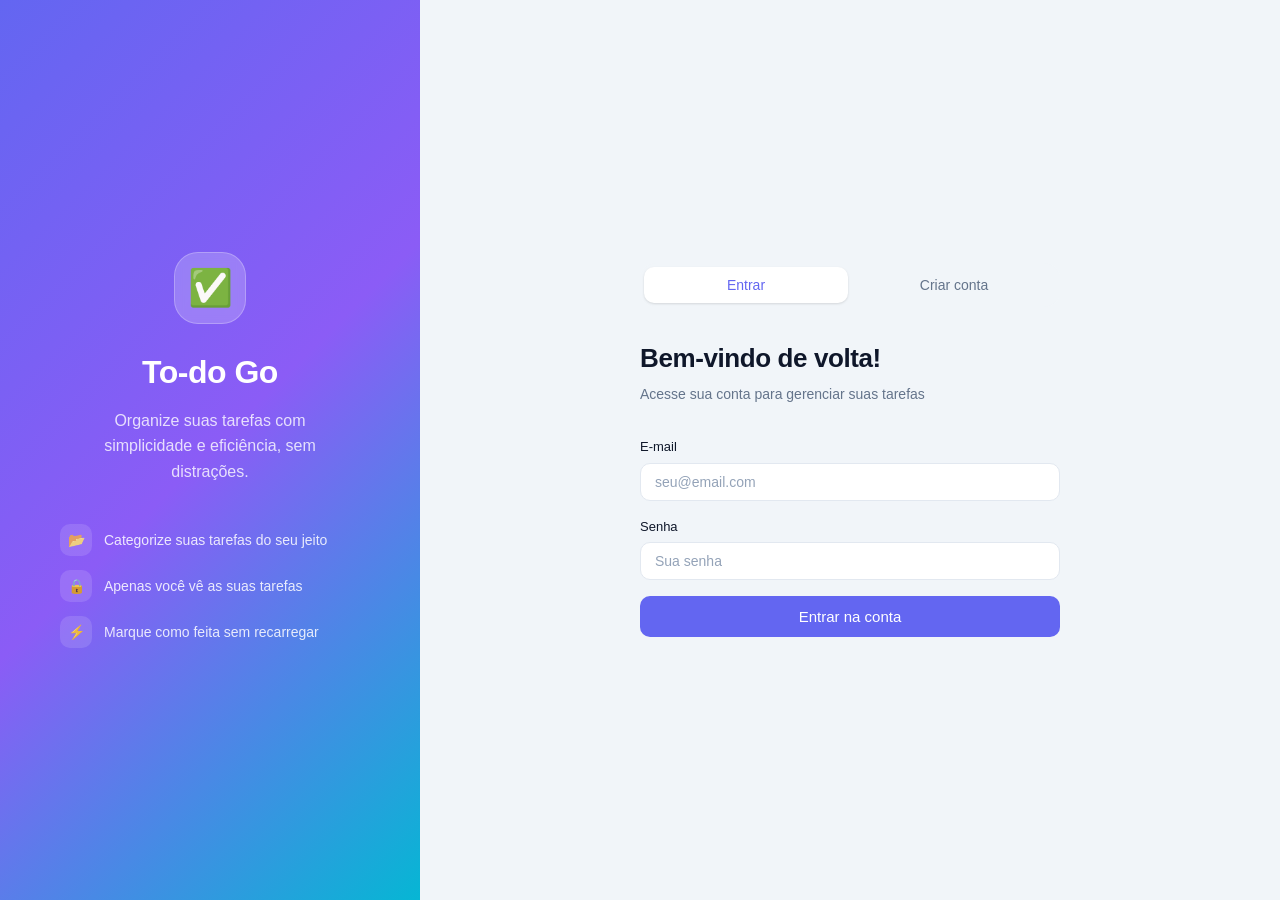
<file: templates/index.html>
<!DOCTYPE html>
<html lang="pt-BR">
<head>
  <meta charset="UTF-8">
  <meta name="viewport" content="width=device-width, initial-scale=1.0">
  <title>To-do Go — Login</title>
  <link rel="stylesheet" href="/static/css/style.css">
  <style>
    .auth-page { background: var(--bg); }
  </style>
</head>
<body>
  <div class="auth-page">

    <!-- Brand panel -->
    <div class="auth-brand">
      <div class="auth-brand-logo">✅</div>
      <h1>To-do Go</h1>
      <p>Organize suas tarefas com simplicidade e eficiência, sem distrações.</p>
      <div class="auth-features">
        <div class="auth-feature">
          <div class="auth-feature-icon">📂</div>
          <span>Categorize suas tarefas do seu jeito</span>
        </div>
        <div class="auth-feature">
          <div class="auth-feature-icon">🔒</div>
          <span>Apenas você vê as suas tarefas</span>
        </div>
        <div class="auth-feature">
          <div class="auth-feature-icon">⚡</div>
          <span>Marque como feita sem recarregar</span>
        </div>
      </div>
    </div>

    <!-- Form panel -->
    <div class="auth-panel">
      <div class="auth-card">

        <div class="auth-tabs">
          <button class="auth-tab active" id="tab-login" onclick="switchTab('login')">Entrar</button>
          <button class="auth-tab" id="tab-register" onclick="switchTab('register')">Criar conta</button>
        </div>

        <!-- Login form -->
        <div id="form-login">
          <h2>Bem-vindo de volta!</h2>
          <p class="subtitle">Acesse sua conta para gerenciar suas tarefas</p>

          <form onsubmit="handleLogin(event)">
            <div class="form-group">
              <label for="login-email">E-mail</label>
              <input id="login-email" type="email" placeholder="seu@email.com" required autocomplete="email">
            </div>
            <div class="form-group">
              <label for="login-password">Senha</label>
              <input id="login-password" type="password" placeholder="Sua senha" required autocomplete="current-password">
            </div>
            <div class="form-error" id="login-error"></div>
            <button type="submit" class="btn btn-primary btn-full" id="login-btn">
              Entrar na conta
            </button>
          </form>
        </div>

        <!-- Register form -->
        <div id="form-register" style="display:none">
          <h2>Crie sua conta</h2>
          <p class="subtitle">Comece a organizar suas tarefas agora mesmo</p>

          <form onsubmit="handleRegister(event)">
            <div class="form-group">
              <label for="reg-name">Nome</label>
              <input id="reg-name" type="text" placeholder="Seu nome" required minlength="2">
            </div>
            <div class="form-group">
              <label for="reg-email">E-mail</label>
              <input id="reg-email" type="email" placeholder="seu@email.com" required autocomplete="email">
            </div>
            <div class="form-group">
              <label for="reg-password">Senha</label>
              <input id="reg-password" type="password" placeholder="Mínimo 6 caracteres" required minlength="6" autocomplete="new-password">
            </div>
            <div class="form-error" id="register-error"></div>
            <button type="submit" class="btn btn-primary btn-full" id="register-btn">
              Criar conta
            </button>
          </form>
        </div>

      </div>
    </div>
  </div>

  <script src="/static/js/auth.js"></script>
</body>
</html>
</file>
<file: static/css/style.css>
/* ============================================================
   RESET & CUSTOM PROPERTIES
   ============================================================ */
*, *::before, *::after { box-sizing: border-box; margin: 0; padding: 0; }

:root {
  --primary:       #6366f1;
  --primary-dark:  #4f46e5;
  --primary-light: #eef2ff;
  --secondary:     #8b5cf6;
  --bg:            #f1f5f9;
  --surface:       #ffffff;
  --text:          #0f172a;
  --text-muted:    #64748b;
  --text-light:    #94a3b8;
  --border:        #e2e8f0;
  --success:       #10b981;
  --success-bg:    #ecfdf5;
  --danger:        #ef4444;
  --danger-bg:     #fef2f2;
  --warning:       #f59e0b;
  --r-sm:  6px;
  --r:     10px;
  --r-lg:  16px;
  --r-xl:  24px;
  --sh:    0 1px 3px rgba(0,0,0,.08), 0 1px 2px rgba(0,0,0,.05);
  --sh-md: 0 4px 12px rgba(0,0,0,.08), 0 2px 4px rgba(0,0,0,.05);
  --sh-lg: 0 10px 24px rgba(0,0,0,.10), 0 4px 6px rgba(0,0,0,.05);
  --t:     .18s ease;
}

body {
  font-family: -apple-system, BlinkMacSystemFont, 'Segoe UI', Roboto, Oxygen, Ubuntu, sans-serif;
  background: var(--bg);
  color: var(--text);
  line-height: 1.5;
  min-height: 100vh;
}

a { color: inherit; text-decoration: none; }
button { cursor: pointer; font-family: inherit; }

/* ============================================================
   AUTH PAGE
   ============================================================ */
.auth-page {
  min-height: 100vh;
  display: flex;
}

.auth-brand {
  flex: 0 0 420px;
  background: linear-gradient(135deg, #6366f1 0%, #8b5cf6 50%, #06b6d4 100%);
  display: flex;
  flex-direction: column;
  align-items: center;
  justify-content: center;
  padding: 48px;
  color: white;
}

.auth-brand-logo {
  width: 72px;
  height: 72px;
  background: rgba(255,255,255,.2);
  border-radius: var(--r-xl);
  display: flex;
  align-items: center;
  justify-content: center;
  font-size: 36px;
  margin-bottom: 24px;
  backdrop-filter: blur(4px);
  border: 1px solid rgba(255,255,255,.25);
}

.auth-brand h1 {
  font-size: 32px;
  font-weight: 700;
  margin-bottom: 12px;
  letter-spacing: -0.5px;
}

.auth-brand p {
  font-size: 16px;
  opacity: .8;
  text-align: center;
  max-width: 280px;
  line-height: 1.6;
}

.auth-features {
  margin-top: 40px;
  display: flex;
  flex-direction: column;
  gap: 14px;
  width: 100%;
  max-width: 300px;
}

.auth-feature {
  display: flex;
  align-items: center;
  gap: 12px;
  font-size: 14px;
  opacity: .85;
}

.auth-feature-icon {
  width: 32px;
  height: 32px;
  background: rgba(255,255,255,.15);
  border-radius: var(--r);
  display: flex;
  align-items: center;
  justify-content: center;
  flex-shrink: 0;
}

.auth-panel {
  flex: 1;
  display: flex;
  align-items: center;
  justify-content: center;
  padding: 48px 24px;
}

.auth-card {
  width: 100%;
  max-width: 420px;
}

.auth-card h2 {
  font-size: 26px;
  font-weight: 700;
  color: var(--text);
  margin-bottom: 6px;
  letter-spacing: -0.4px;
}

.auth-card .subtitle {
  color: var(--text-muted);
  font-size: 14px;
  margin-bottom: 32px;
}

/* Tabs */
.auth-tabs {
  display: flex;
  background: var(--bg);
  border-radius: var(--r-lg);
  padding: 4px;
  margin-bottom: 32px;
  gap: 4px;
}

.auth-tab {
  flex: 1;
  padding: 10px;
  border: none;
  background: transparent;
  border-radius: var(--r);
  font-size: 14px;
  font-weight: 500;
  color: var(--text-muted);
  transition: all var(--t);
}

.auth-tab.active {
  background: var(--surface);
  color: var(--primary);
  box-shadow: var(--sh);
}

/* Form */
.form-group {
  margin-bottom: 16px;
}

label {
  display: block;
  font-size: 13px;
  font-weight: 500;
  color: var(--text);
  margin-bottom: 6px;
}

input, textarea, select {
  width: 100%;
  padding: 10px 14px;
  border: 1.5px solid var(--border);
  border-radius: var(--r);
  font-size: 14px;
  font-family: inherit;
  color: var(--text);
  background: var(--surface);
  transition: border-color var(--t), box-shadow var(--t);
  outline: none;
}

input:focus, textarea:focus, select:focus {
  border-color: var(--primary);
  box-shadow: 0 0 0 3px rgba(99,102,241,.12);
}

input::placeholder, textarea::placeholder { color: var(--text-light); }

textarea { resize: vertical; min-height: 80px; }

select { appearance: none; background-image: url("data:image/svg+xml,%3Csvg xmlns='http://www.w3.org/2000/svg' width='16' height='16' viewBox='0 0 24 24' fill='none' stroke='%2364748b' stroke-width='2'%3E%3Cpath d='M6 9l6 6 6-6'/%3E%3C/svg%3E"); background-repeat: no-repeat; background-position: right 12px center; padding-right: 36px; }

/* Buttons */
.btn {
  display: inline-flex;
  align-items: center;
  gap: 7px;
  padding: 10px 18px;
  border: none;
  border-radius: var(--r);
  font-size: 14px;
  font-weight: 500;
  transition: all var(--t);
  white-space: nowrap;
}

.btn-primary {
  background: var(--primary);
  color: white;
}
.btn-primary:hover { background: var(--primary-dark); box-shadow: 0 4px 12px rgba(99,102,241,.35); transform: translateY(-1px); }
.btn-primary:active { transform: translateY(0); }

.btn-secondary {
  background: var(--bg);
  color: var(--text-muted);
  border: 1.5px solid var(--border);
}
.btn-secondary:hover { background: var(--border); color: var(--text); }

.btn-danger { background: var(--danger-bg); color: var(--danger); }
.btn-danger:hover { background: var(--danger); color: white; }

.btn-ghost { background: transparent; color: var(--text-muted); padding: 8px; border-radius: var(--r-sm); }
.btn-ghost:hover { background: var(--bg); color: var(--text); }

.btn-sm { padding: 6px 12px; font-size: 13px; }
.btn-icon { padding: 7px; border-radius: var(--r-sm); }

.btn-full { width: 100%; justify-content: center; padding: 12px; font-size: 15px; }

.form-error {
  font-size: 12px;
  color: var(--danger);
  margin-top: 16px;
  padding: 10px 14px;
  background: var(--danger-bg);
  border-radius: var(--r);
  display: none;
}
.form-error.show { display: block; }

/* ============================================================
   DASHBOARD LAYOUT
   ============================================================ */
.dashboard-page {
  min-height: 100vh;
  display: flex;
  flex-direction: column;
}

/* Header */
.header {
  background: var(--surface);
  border-bottom: 1px solid var(--border);
  padding: 0 24px;
  height: 60px;
  display: flex;
  align-items: center;
  justify-content: space-between;
  position: sticky;
  top: 0;
  z-index: 100;
  box-shadow: var(--sh);
}

.header-logo {
  display: flex;
  align-items: center;
  gap: 10px;
  font-weight: 700;
  font-size: 18px;
  color: var(--primary);
}

.header-logo-icon {
  width: 36px;
  height: 36px;
  background: var(--primary-light);
  border-radius: var(--r);
  display: flex;
  align-items: center;
  justify-content: center;
  font-size: 20px;
}

.header-user {
  display: flex;
  align-items: center;
  gap: 12px;
}

.user-avatar {
  width: 36px;
  height: 36px;
  background: linear-gradient(135deg, var(--primary), var(--secondary));
  border-radius: 50%;
  display: flex;
  align-items: center;
  justify-content: center;
  color: white;
  font-weight: 600;
  font-size: 14px;
}

.user-name {
  font-size: 14px;
  font-weight: 500;
  color: var(--text);
}

/* Layout */
.layout {
  display: flex;
  flex: 1;
  gap: 0;
}

/* Sidebar */
.sidebar {
  width: 260px;
  flex-shrink: 0;
  background: var(--surface);
  border-right: 1px solid var(--border);
  padding: 24px 16px;
  display: flex;
  flex-direction: column;
  gap: 24px;
  height: calc(100vh - 60px);
  position: sticky;
  top: 60px;
  overflow-y: auto;
}

.sidebar-section-title {
  font-size: 11px;
  font-weight: 600;
  text-transform: uppercase;
  letter-spacing: 0.8px;
  color: var(--text-light);
  padding: 0 8px;
  margin-bottom: 6px;
}

.sidebar-nav {
  display: flex;
  flex-direction: column;
  gap: 2px;
}

.sidebar-link {
  display: flex;
  align-items: center;
  justify-content: space-between;
  padding: 9px 12px;
  border-radius: var(--r);
  font-size: 14px;
  font-weight: 500;
  color: var(--text-muted);
  transition: all var(--t);
  border: none;
  background: none;
  width: 100%;
  text-align: left;
}

.sidebar-link:hover { background: var(--bg); color: var(--text); }
.sidebar-link.active { background: var(--primary-light); color: var(--primary); }

.sidebar-link-left { display: flex; align-items: center; gap: 10px; }

.sidebar-badge {
  background: var(--bg);
  color: var(--text-muted);
  font-size: 11px;
  font-weight: 600;
  padding: 2px 7px;
  border-radius: 20px;
}

.sidebar-link.active .sidebar-badge { background: rgba(99,102,241,.15); color: var(--primary); }

/* Categories section in sidebar */
.sidebar-categories-header {
  display: flex;
  align-items: center;
  justify-content: space-between;
  padding: 0 8px;
  margin-bottom: 6px;
}

.btn-add-category {
  background: none;
  border: none;
  color: var(--primary);
  font-size: 20px;
  line-height: 1;
  width: 24px;
  height: 24px;
  display: flex;
  align-items: center;
  justify-content: center;
  border-radius: var(--r-sm);
  transition: background var(--t);
}
.btn-add-category:hover { background: var(--primary-light); }

/* Stats bar */
.stats-bar {
  background: linear-gradient(135deg, var(--primary) 0%, var(--secondary) 100%);
  border-radius: var(--r-lg);
  padding: 16px;
  color: white;
}

.stats-bar h3 { font-size: 12px; opacity: .8; margin-bottom: 10px; text-transform: uppercase; letter-spacing: 0.5px; }

.stats-grid { display: grid; grid-template-columns: 1fr 1fr; gap: 8px; }

.stat-item { text-align: center; }
.stat-num { font-size: 22px; font-weight: 700; display: block; }
.stat-label { font-size: 11px; opacity: .7; }

/* Main content */
.main {
  flex: 1;
  padding: 24px;
  min-width: 0;
}

.main-header {
  display: flex;
  align-items: center;
  justify-content: space-between;
  margin-bottom: 20px;
}

.main-header h2 {
  font-size: 20px;
  font-weight: 700;
  letter-spacing: -0.3px;
}

.main-header .task-count {
  font-size: 14px;
  color: var(--text-muted);
  font-weight: 400;
  margin-left: 8px;
}

/* Tabs filter */
.filter-tabs {
  display: flex;
  gap: 4px;
  background: var(--surface);
  border: 1.5px solid var(--border);
  padding: 4px;
  border-radius: var(--r-lg);
  margin-bottom: 20px;
  width: fit-content;
}

.filter-tab {
  padding: 7px 18px;
  border: none;
  background: transparent;
  border-radius: var(--r);
  font-size: 13px;
  font-weight: 500;
  color: var(--text-muted);
  transition: all var(--t);
}

.filter-tab:hover { color: var(--text); background: var(--bg); }
.filter-tab.active { background: var(--primary); color: white; box-shadow: var(--sh); }

/* Task list */
.task-list {
  display: flex;
  flex-direction: column;
  gap: 10px;
}

/* Task card */
.task-card {
  background: var(--surface);
  border: 1.5px solid var(--border);
  border-radius: var(--r-lg);
  padding: 16px 18px;
  display: flex;
  align-items: flex-start;
  gap: 14px;
  transition: all var(--t);
  position: relative;
}

.task-card:hover {
  box-shadow: var(--sh-md);
  border-color: #c7d2fe;
  transform: translateY(-1px);
}

.task-card.done {
  background: #fafafa;
  border-color: var(--border);
}

/* Checkbox */
.task-checkbox {
  width: 20px;
  height: 20px;
  flex-shrink: 0;
  margin-top: 1px;
  cursor: pointer;
  position: relative;
}

.task-checkbox input[type="checkbox"] {
  position: absolute;
  opacity: 0;
  width: 100%;
  height: 100%;
  cursor: pointer;
  margin: 0;
  padding: 0;
}

.task-checkbox-box {
  width: 20px;
  height: 20px;
  border: 2px solid var(--border);
  border-radius: 6px;
  background: var(--surface);
  display: flex;
  align-items: center;
  justify-content: center;
  transition: all var(--t);
  pointer-events: none;
}

.task-checkbox input:checked ~ .task-checkbox-box {
  background: var(--success);
  border-color: var(--success);
}

.task-checkbox-box::after {
  content: '';
  width: 5px;
  height: 9px;
  border: 2px solid white;
  border-top: none;
  border-left: none;
  transform: rotate(45deg) translateY(-1px);
  opacity: 0;
  transition: opacity var(--t);
}

.task-checkbox input:checked ~ .task-checkbox-box::after { opacity: 1; }

/* Task body */
.task-body { flex: 1; min-width: 0; }

.task-title {
  font-size: 15px;
  font-weight: 600;
  color: var(--text);
  margin-bottom: 3px;
  word-break: break-word;
  transition: color var(--t);
}

.task-card.done .task-title {
  text-decoration: line-through;
  color: var(--text-light);
}

.task-description {
  font-size: 13px;
  color: var(--text-muted);
  margin-bottom: 8px;
  overflow: hidden;
  display: -webkit-box;
  -webkit-line-clamp: 2;
  -webkit-box-orient: vertical;
}

.task-meta {
  display: flex;
  align-items: center;
  gap: 10px;
  flex-wrap: wrap;
}

.category-badge {
  display: inline-flex;
  align-items: center;
  gap: 4px;
  padding: 3px 9px;
  border-radius: 20px;
  font-size: 11px;
  font-weight: 600;
  background: var(--primary-light);
  color: var(--primary);
}

.task-date {
  font-size: 12px;
  color: var(--text-light);
}

/* Task actions */
.task-actions {
  display: flex;
  gap: 4px;
  opacity: 0;
  transition: opacity var(--t);
  flex-shrink: 0;
}

.task-card:hover .task-actions { opacity: 1; }

/* Empty state */
.empty-state {
  text-align: center;
  padding: 64px 24px;
}

.empty-state-icon {
  font-size: 64px;
  margin-bottom: 16px;
  opacity: .6;
}

.empty-state h3 {
  font-size: 18px;
  font-weight: 600;
  color: var(--text);
  margin-bottom: 8px;
}

.empty-state p {
  font-size: 14px;
  color: var(--text-muted);
  max-width: 280px;
  margin: 0 auto 24px;
}

/* ============================================================
   MODALS
   ============================================================ */
.modal-overlay {
  position: fixed;
  inset: 0;
  background: rgba(15,23,42,.45);
  backdrop-filter: blur(4px);
  display: flex;
  align-items: center;
  justify-content: center;
  z-index: 1000;
  opacity: 0;
  pointer-events: none;
  transition: opacity var(--t);
  padding: 16px;
}

.modal-overlay.open {
  opacity: 1;
  pointer-events: auto;
}

.modal {
  background: var(--surface);
  border-radius: var(--r-xl);
  padding: 28px;
  width: 100%;
  max-width: 480px;
  box-shadow: var(--sh-lg);
  transform: scale(.95) translateY(8px);
  transition: transform var(--t);
}

.modal-overlay.open .modal { transform: scale(1) translateY(0); }

.modal-header {
  display: flex;
  align-items: center;
  justify-content: space-between;
  margin-bottom: 24px;
}

.modal-header h3 {
  font-size: 18px;
  font-weight: 700;
  letter-spacing: -0.3px;
}

.modal-close {
  background: var(--bg);
  border: none;
  width: 32px;
  height: 32px;
  border-radius: var(--r);
  display: flex;
  align-items: center;
  justify-content: center;
  color: var(--text-muted);
  font-size: 18px;
  transition: all var(--t);
}
.modal-close:hover { background: var(--border); color: var(--text); }

.modal-footer {
  display: flex;
  gap: 10px;
  justify-content: flex-end;
  margin-top: 24px;
}

/* Confirm modal */
.confirm-message {
  font-size: 15px;
  color: var(--text-muted);
  margin-bottom: 4px;
  line-height: 1.6;
}

/* ============================================================
   TOAST NOTIFICATIONS
   ============================================================ */
.toast-container {
  position: fixed;
  top: 20px;
  right: 20px;
  z-index: 2000;
  display: flex;
  flex-direction: column;
  gap: 8px;
}

.toast {
  display: flex;
  align-items: center;
  gap: 10px;
  padding: 12px 16px;
  border-radius: var(--r-lg);
  box-shadow: var(--sh-lg);
  font-size: 14px;
  font-weight: 500;
  min-width: 260px;
  max-width: 360px;
  animation: toastIn .3s ease forwards;
  background: var(--surface);
  border: 1.5px solid var(--border);
  color: var(--text);
}

.toast.success { border-color: var(--success); background: var(--success-bg); color: #065f46; }
.toast.error   { border-color: var(--danger);  background: var(--danger-bg);  color: #991b1b; }
.toast.hide    { animation: toastOut .25s ease forwards; }

@keyframes toastIn  { from { opacity:0; transform: translateX(20px); } to { opacity:1; transform: translateX(0); } }
@keyframes toastOut { from { opacity:1; transform: translateX(0); } to { opacity:0; transform: translateX(20px); } }

/* ============================================================
   LOADING SKELETON
   ============================================================ */
.skeleton {
  background: linear-gradient(90deg, #f1f5f9 25%, #e2e8f0 50%, #f1f5f9 75%);
  background-size: 200% 100%;
  animation: shimmer 1.5s infinite;
  border-radius: var(--r);
}

@keyframes shimmer { from { background-position: 200% 0; } to { background-position: -200% 0; } }

.skeleton-card {
  height: 72px;
  border-radius: var(--r-lg);
  margin-bottom: 10px;
}

/* ============================================================
   RESPONSIVE
   ============================================================ */
@media (max-width: 768px) {
  .auth-brand { display: none; }
  .auth-panel { padding: 32px 16px; }

  .layout { flex-direction: column; }

  .sidebar {
    width: 100%;
    height: auto;
    position: static;
    border-right: none;
    border-bottom: 1px solid var(--border);
    padding: 16px;
    flex-direction: row;
    gap: 16px;
    overflow-x: auto;
  }

  .stats-bar { display: none; }

  .sidebar-section { min-width: 150px; }

  .main { padding: 16px; }

  .main-header { flex-direction: column; align-items: flex-start; gap: 12px; }

  .task-actions { opacity: 1; }
}
</file>
